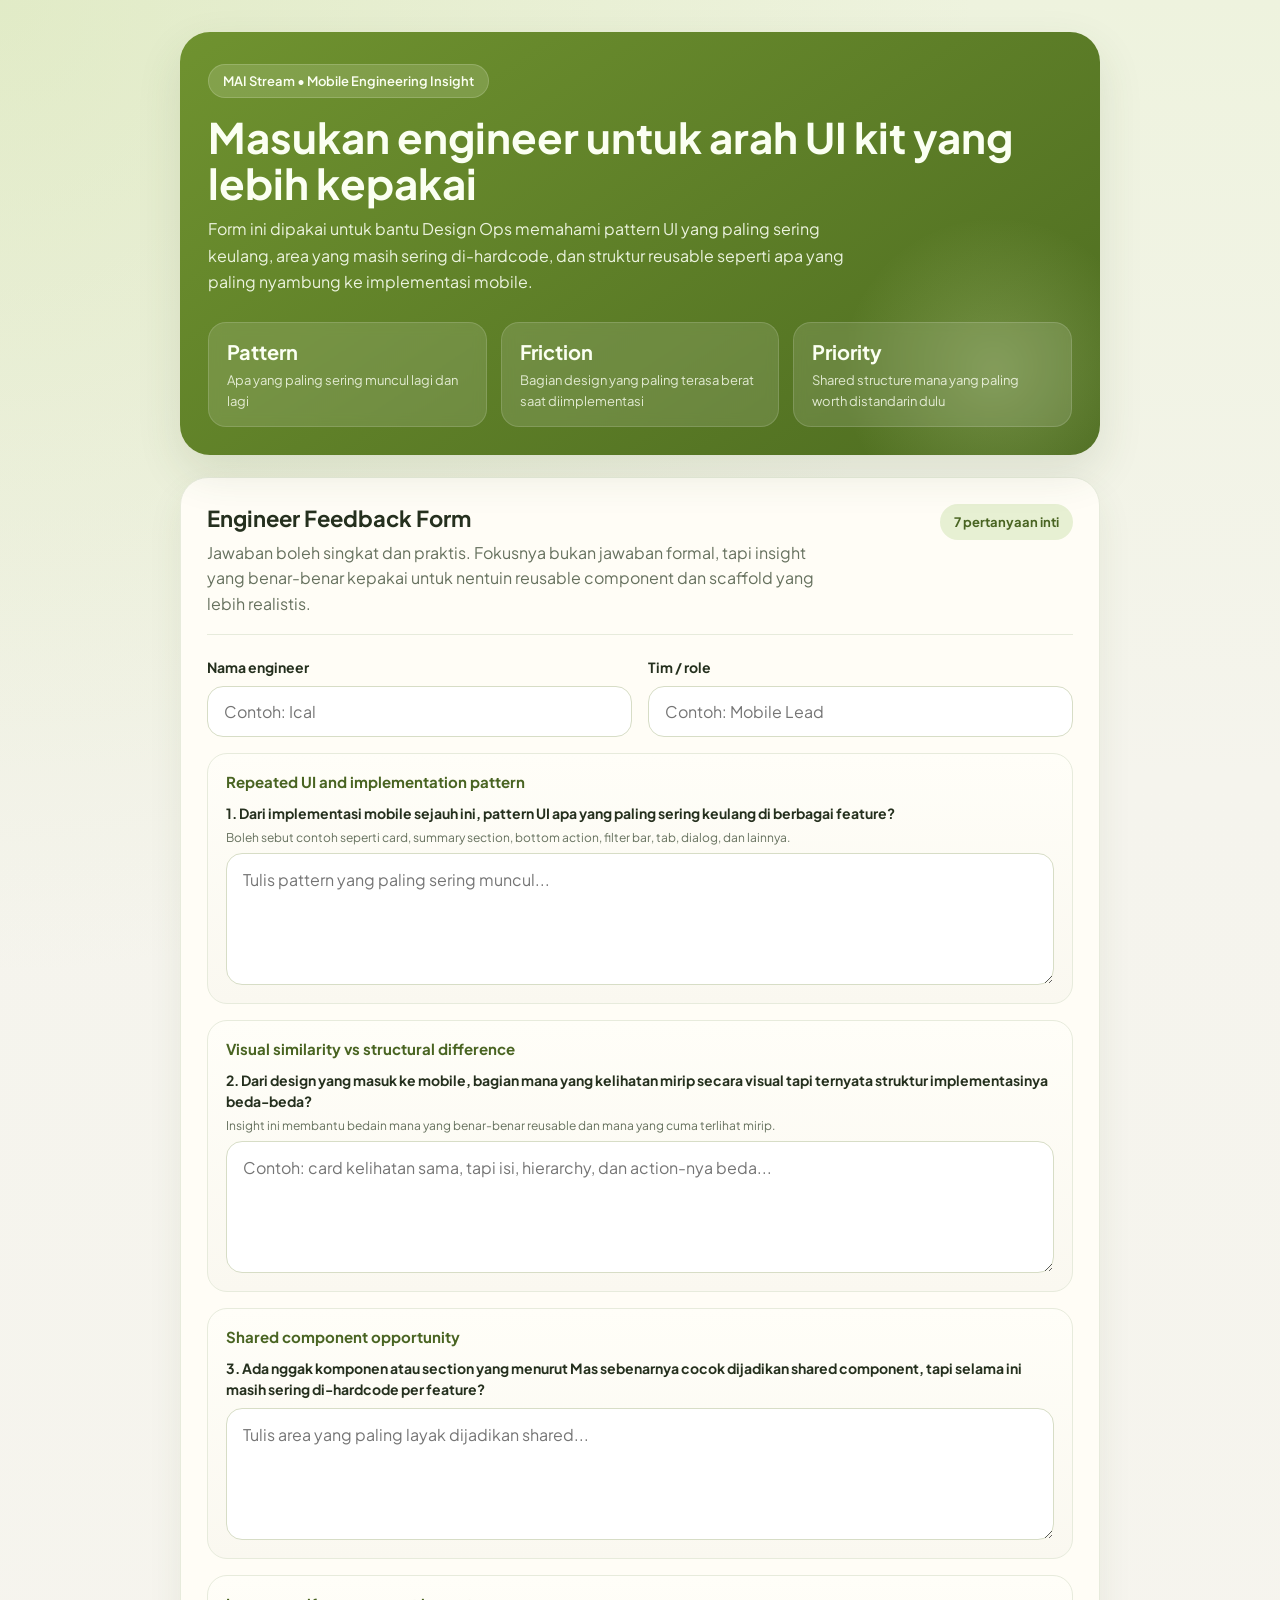
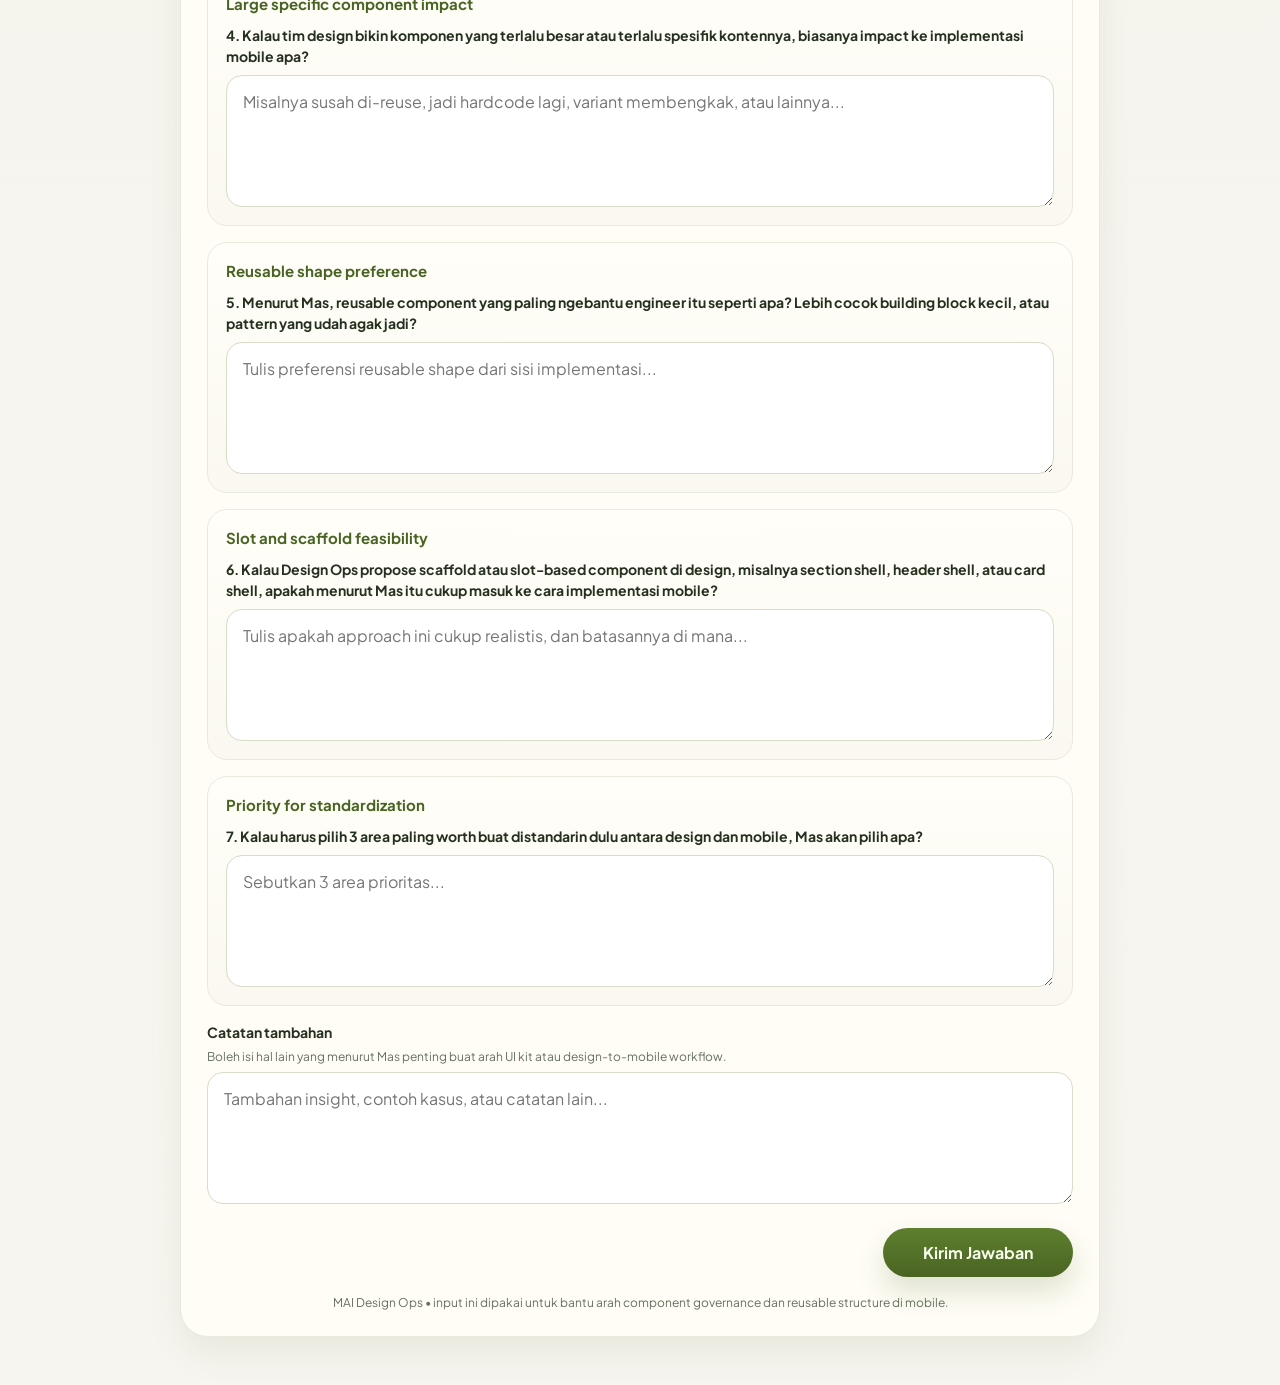
<file: gas-mai-engineer-form/Index.html>
<!DOCTYPE html>
<html>
  <head>
    <base target="_top" />
    <meta name="viewport" content="width=device-width, initial-scale=1" />
    <link rel="preconnect" href="https://fonts.googleapis.com">
    <link rel="preconnect" href="https://fonts.gstatic.com" crossorigin>
    <link href="https://fonts.googleapis.com/css2?family=Plus+Jakarta+Sans:wght@400;500;600;700&display=swap" rel="stylesheet">
    <style>
      :root {
        --bg: #f5f4ed;
        --surface: #fffdf6;
        --surface-strong: #ffffff;
        --line: #d7ddc6;
        --line-soft: #e7ebdc;
        --text: #25301e;
        --muted: #66715e;
        --brand: #5e7f2e;
        --brand-deep: #496422;
        --brand-soft: #e7f0d3;
        --accent: #c89228;
        --shadow: 0 18px 45px rgba(61, 86, 30, 0.12);
        --radius-lg: 24px;
        --radius-md: 16px;
        --radius-sm: 12px;
      }

      * {
        box-sizing: border-box;
      }

      body {
        margin: 0;
        font-family: "Plus Jakarta Sans", Arial, sans-serif;
        color: var(--text);
        background:
          radial-gradient(circle at top left, rgba(201, 220, 155, 0.35), transparent 30%),
          linear-gradient(180deg, #eef3de 0%, var(--bg) 26%, #f7f5ef 100%);
      }

      .page {
        min-height: 100vh;
        padding: 32px 18px 48px;
      }

      .shell {
        max-width: 920px;
        margin: 0 auto;
      }

      .hero {
        position: relative;
        overflow: hidden;
        border-radius: 30px;
        padding: 32px 28px 28px;
        background:
          linear-gradient(145deg, rgba(111, 146, 47, 0.98), rgba(77, 108, 32, 0.98)),
          linear-gradient(180deg, #7b9d47, #56742c);
        color: #fbfff2;
        box-shadow: var(--shadow);
      }

      .hero::after {
        content: "";
        position: absolute;
        inset: auto -6% -18% auto;
        width: 320px;
        height: 320px;
        border-radius: 50%;
        background: radial-gradient(circle, rgba(220, 238, 177, 0.24), rgba(220, 238, 177, 0) 68%);
      }

      .eyebrow {
        display: inline-flex;
        align-items: center;
        gap: 8px;
        padding: 8px 14px;
        border-radius: 999px;
        background: rgba(245, 250, 230, 0.16);
        border: 1px solid rgba(245, 250, 230, 0.18);
        font-size: 13px;
        font-weight: 600;
      }

      .hero h1 {
        margin: 16px 0 10px;
        font-size: clamp(30px, 5vw, 42px);
        line-height: 1.1;
      }

      .hero p {
        max-width: 670px;
        margin: 0;
        line-height: 1.65;
        color: rgba(251, 255, 242, 0.9);
      }

      .hero-grid {
        display: grid;
        grid-template-columns: repeat(3, minmax(0, 1fr));
        gap: 14px;
        margin-top: 26px;
      }

      .hero-stat {
        position: relative;
        z-index: 1;
        padding: 16px 18px;
        border-radius: 18px;
        background: rgba(255, 255, 255, 0.12);
        border: 1px solid rgba(255, 255, 255, 0.14);
        backdrop-filter: blur(6px);
      }

      .hero-stat strong {
        display: block;
        font-size: 20px;
        margin-bottom: 4px;
      }

      .hero-stat span {
        font-size: 13px;
        color: rgba(251, 255, 242, 0.82);
      }

      .form-card {
        margin-top: 22px;
        background: var(--surface);
        border: 1px solid var(--line-soft);
        border-radius: 28px;
        padding: 26px;
        box-shadow: 0 16px 35px rgba(67, 90, 39, 0.08);
      }

      .section-head {
        display: flex;
        align-items: flex-start;
        justify-content: space-between;
        gap: 16px;
        padding-bottom: 18px;
        margin-bottom: 22px;
        border-bottom: 1px solid var(--line-soft);
      }

      .section-head h2 {
        margin: 0 0 8px;
        font-size: 22px;
      }

      .section-head p {
        margin: 0;
        max-width: 620px;
        color: var(--muted);
        line-height: 1.6;
      }

      .badge {
        flex: 0 0 auto;
        padding: 10px 14px;
        border-radius: 999px;
        background: var(--brand-soft);
        color: var(--brand-deep);
        font-size: 13px;
        font-weight: 700;
      }

      form {
        display: grid;
        gap: 16px;
      }

      .field-grid {
        display: grid;
        grid-template-columns: repeat(2, minmax(0, 1fr));
        gap: 16px;
      }

      .field,
      .field-wide {
        display: grid;
        gap: 8px;
      }

      label {
        font-size: 14px;
        font-weight: 700;
        line-height: 1.5;
      }

      .hint {
        margin-top: -2px;
        font-size: 12px;
        color: var(--muted);
      }

      input,
      textarea {
        width: 100%;
        border: 1px solid var(--line);
        border-radius: var(--radius-md);
        padding: 14px 16px;
        font: inherit;
        color: var(--text);
        background: var(--surface-strong);
        transition: border-color 160ms ease, box-shadow 160ms ease, transform 160ms ease;
      }

      textarea {
        min-height: 132px;
        resize: vertical;
        line-height: 1.55;
      }

      input:focus,
      textarea:focus {
        outline: none;
        border-color: var(--brand);
        box-shadow: 0 0 0 4px rgba(94, 127, 46, 0.14);
      }

      .cluster {
        padding: 18px;
        border: 1px solid var(--line-soft);
        border-radius: 20px;
        background: linear-gradient(180deg, #fffef8, #faf8f0);
      }

      .cluster-title {
        margin: 0 0 12px;
        font-size: 15px;
        font-weight: 700;
        color: var(--brand-deep);
      }

      .actions {
        display: flex;
        align-items: center;
        justify-content: space-between;
        gap: 14px;
        padding-top: 8px;
      }

      .status {
        min-height: 24px;
        font-size: 14px;
        color: var(--muted);
      }

      .status.success {
        color: #2d6a36;
      }

      .status.error {
        color: #b13c2f;
      }

      button {
        border: 0;
        border-radius: 999px;
        background: linear-gradient(180deg, var(--brand), var(--brand-deep));
        color: #f9ffec;
        font: inherit;
        font-weight: 700;
        padding: 14px 24px;
        min-width: 190px;
        cursor: pointer;
        box-shadow: 0 14px 28px rgba(74, 101, 34, 0.18);
        transition: transform 140ms ease, filter 140ms ease, opacity 140ms ease;
      }

      button:hover:not(:disabled) {
        transform: translateY(-1px);
        filter: brightness(1.02);
      }

      button:disabled {
        opacity: 0.72;
        cursor: wait;
      }

      .footnote {
        margin-top: 18px;
        font-size: 12px;
        color: var(--muted);
        text-align: center;
      }

      @media (max-width: 780px) {
        .page {
          padding: 18px 12px 28px;
        }

        .hero,
        .form-card {
          border-radius: 24px;
        }

        .hero {
          padding: 24px 18px 22px;
        }

        .hero-grid,
        .field-grid {
          grid-template-columns: 1fr;
        }

        .form-card {
          padding: 20px 16px;
        }

        .section-head,
        .actions {
          display: grid;
        }

        button {
          width: 100%;
        }
      }
    </style>
  </head>
  <body>
    <div class="page">
      <div class="shell">
        <section class="hero">
          <div class="eyebrow">MAI Stream • Mobile Engineering Insight</div>
          <h1>Masukan engineer untuk arah UI kit yang lebih kepakai</h1>
          <p>
            Form ini dipakai untuk bantu Design Ops memahami pattern UI yang paling sering
            keulang, area yang masih sering di-hardcode, dan struktur reusable seperti apa
            yang paling nyambung ke implementasi mobile.
          </p>
          <div class="hero-grid">
            <div class="hero-stat">
              <strong>Pattern</strong>
              <span>Apa yang paling sering muncul lagi dan lagi</span>
            </div>
            <div class="hero-stat">
              <strong>Friction</strong>
              <span>Bagian design yang paling terasa berat saat diimplementasi</span>
            </div>
            <div class="hero-stat">
              <strong>Priority</strong>
              <span>Shared structure mana yang paling worth distandarin dulu</span>
            </div>
          </div>
        </section>

        <section class="form-card">
          <div class="section-head">
            <div>
              <h2>Engineer Feedback Form</h2>
              <p>
                Jawaban boleh singkat dan praktis. Fokusnya bukan jawaban formal, tapi insight
                yang benar-benar kepakai untuk nentuin reusable component dan scaffold yang lebih realistis.
              </p>
            </div>
            <div class="badge">7 pertanyaan inti</div>
          </div>

          <form id="engineer-form">
            <div class="field-grid">
              <div class="field">
                <label for="engineerName">Nama engineer</label>
                <input id="engineerName" name="engineerName" type="text" placeholder="Contoh: Ical" required />
              </div>
              <div class="field">
                <label for="teamRole">Tim / role</label>
                <input id="teamRole" name="teamRole" type="text" placeholder="Contoh: Mobile Lead" required />
              </div>
            </div>

            <div class="cluster">
              <div class="cluster-title">Repeated UI and implementation pattern</div>
              <div class="field-wide">
                <label for="patternRepeat">1. Dari implementasi mobile sejauh ini, pattern UI apa yang paling sering keulang di berbagai feature?</label>
                <div class="hint">Boleh sebut contoh seperti card, summary section, bottom action, filter bar, tab, dialog, dan lainnya.</div>
                <textarea id="patternRepeat" name="patternRepeat" placeholder="Tulis pattern yang paling sering muncul..." required></textarea>
              </div>
            </div>

            <div class="cluster">
              <div class="cluster-title">Visual similarity vs structural difference</div>
              <div class="field-wide">
                <label for="falseConsistency">2. Dari design yang masuk ke mobile, bagian mana yang kelihatan mirip secara visual tapi ternyata struktur implementasinya beda-beda?</label>
                <div class="hint">Insight ini membantu bedain mana yang benar-benar reusable dan mana yang cuma terlihat mirip.</div>
                <textarea id="falseConsistency" name="falseConsistency" placeholder="Contoh: card kelihatan sama, tapi isi, hierarchy, dan action-nya beda..." required></textarea>
              </div>
            </div>

            <div class="cluster">
              <div class="cluster-title">Shared component opportunity</div>
              <div class="field-wide">
                <label for="hardcodedSharedCandidate">3. Ada nggak komponen atau section yang menurut Mas sebenarnya cocok dijadikan shared component, tapi selama ini masih sering di-hardcode per feature?</label>
                <textarea id="hardcodedSharedCandidate" name="hardcodedSharedCandidate" placeholder="Tulis area yang paling layak dijadikan shared..." required></textarea>
              </div>
            </div>

            <div class="cluster">
              <div class="cluster-title">Large specific component impact</div>
              <div class="field-wide">
                <label for="largeSpecificImpact">4. Kalau tim design bikin komponen yang terlalu besar atau terlalu spesifik kontennya, biasanya impact ke implementasi mobile apa?</label>
                <textarea id="largeSpecificImpact" name="largeSpecificImpact" placeholder="Misalnya susah di-reuse, jadi hardcode lagi, variant membengkak, atau lainnya..." required></textarea>
              </div>
            </div>

            <div class="cluster">
              <div class="cluster-title">Reusable shape preference</div>
              <div class="field-wide">
                <label for="reusablePreference">5. Menurut Mas, reusable component yang paling ngebantu engineer itu seperti apa? Lebih cocok building block kecil, atau pattern yang udah agak jadi?</label>
                <textarea id="reusablePreference" name="reusablePreference" placeholder="Tulis preferensi reusable shape dari sisi implementasi..." required></textarea>
              </div>
            </div>

            <div class="cluster">
              <div class="cluster-title">Slot and scaffold feasibility</div>
              <div class="field-wide">
                <label for="slotFeasibility">6. Kalau Design Ops propose scaffold atau slot-based component di design, misalnya section shell, header shell, atau card shell, apakah menurut Mas itu cukup masuk ke cara implementasi mobile?</label>
                <textarea id="slotFeasibility" name="slotFeasibility" placeholder="Tulis apakah approach ini cukup realistis, dan batasannya di mana..." required></textarea>
              </div>
            </div>

            <div class="cluster">
              <div class="cluster-title">Priority for standardization</div>
              <div class="field-wide">
                <label for="topStandardizationAreas">7. Kalau harus pilih 3 area paling worth buat distandarin dulu antara design dan mobile, Mas akan pilih apa?</label>
                <textarea id="topStandardizationAreas" name="topStandardizationAreas" placeholder="Sebutkan 3 area prioritas..." required></textarea>
              </div>
            </div>

            <div class="field-wide">
              <label for="extraNotes">Catatan tambahan</label>
              <div class="hint">Boleh isi hal lain yang menurut Mas penting buat arah UI kit atau design-to-mobile workflow.</div>
              <textarea id="extraNotes" name="extraNotes" placeholder="Tambahan insight, contoh kasus, atau catatan lain..."></textarea>
            </div>

            <div class="actions">
              <div id="status" class="status" aria-live="polite"></div>
              <button id="submit-button" type="submit">Kirim Jawaban</button>
            </div>
          </form>

          <div class="footnote">
            MAI Design Ops • input ini dipakai untuk bantu arah component governance dan reusable structure di mobile.
          </div>
        </section>
      </div>
    </div>

    <script>
      const form = document.getElementById("engineer-form");
      const submitButton = document.getElementById("submit-button");
      const statusNode = document.getElementById("status");

      form.addEventListener("submit", function (event) {
        event.preventDefault();
        setLoadingState(true, "Menyimpan jawaban...");

        const formData = Object.fromEntries(new FormData(form).entries());

        google.script.run
          .withSuccessHandler(function (response) {
            setLoadingState(false, response.message, true);
            form.reset();
          })
          .withFailureHandler(function (error) {
            const message = error && error.message ? error.message : "Terjadi kendala saat menyimpan jawaban.";
            setLoadingState(false, message, false, true);
          })
          .submitResponse(formData);
      });

      function setLoadingState(isLoading, message, isSuccess, isError) {
        submitButton.disabled = isLoading;
        submitButton.textContent = isLoading ? "Menyimpan..." : "Kirim Jawaban";
        statusNode.textContent = message || "";
        statusNode.className = "status";

        if (isSuccess) {
          statusNode.classList.add("success");
        }

        if (isError) {
          statusNode.classList.add("error");
        }
      }
    </script>
  </body>
</html>
</file>
